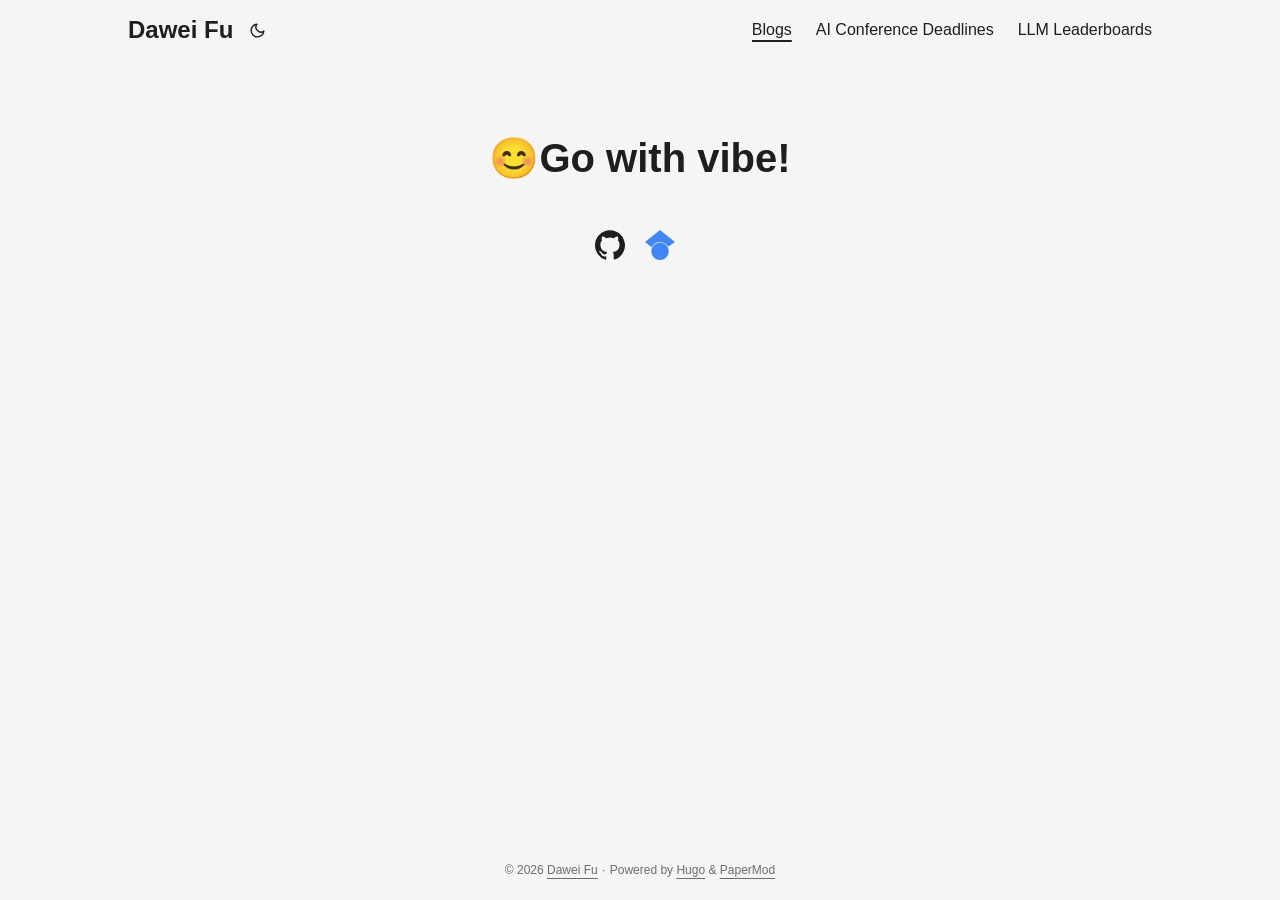
<file: index.html>
<!doctype html><html lang=en dir=auto data-theme=auto><head><meta name=generator content="Hugo 0.165.0"><meta charset=utf-8><meta http-equiv=X-UA-Compatible content="IE=edge"><meta name=viewport content="width=device-width,initial-scale=1,shrink-to-fit=no"><meta name=robots content="index, follow"><title>Dawei Fu</title><meta name=description content="Personal website of Dawei Fu"><meta name=author content="Dawei Fu"><link rel=canonical href=https://PKUfudawei.github.io/><link crossorigin=anonymous href=/assets/css/stylesheet.4040cadfc4c67e647e33c4c0cf7ea6ccab07c4e0d6c73d91434503ce62309fb0.css integrity="sha256-QEDK38TGfmR+M8TAz36mzKsHxODWxz2RQ0UDzmIwn7A=" rel="preload stylesheet" as=style><link rel=icon href=https://PKUfudawei.github.io/favicon.ico><link rel=icon type=image/png sizes=16x16 href=https://PKUfudawei.github.io/favicon-16x16.png><link rel=icon type=image/png sizes=32x32 href=https://PKUfudawei.github.io/favicon-32x32.png><link rel=apple-touch-icon href=https://PKUfudawei.github.io/apple-touch-icon.png><link rel=mask-icon href=https://PKUfudawei.github.io/safari-pinned-tab.svg><meta name=theme-color content="#2e2e33"><meta name=msapplication-TileColor content="#2e2e33"><link rel=alternate type=application/rss+xml href=https://PKUfudawei.github.io/index.xml title=rss><link rel=alternate hreflang=en href=https://PKUfudawei.github.io/><noscript><style>#theme-toggle,.top-link{display:none}</style><style>@media(prefers-color-scheme:dark){:root{--theme:rgb(29, 30, 32);--entry:rgb(46, 46, 51);--primary:rgb(218, 218, 219);--secondary:rgb(155, 156, 157);--tertiary:rgb(65, 66, 68);--content:rgb(196, 196, 197);--code-block-bg:rgb(46, 46, 51);--code-bg:rgb(55, 56, 62);--border:rgb(51, 51, 51);color-scheme:dark}.list{background:var(--theme)}.toc{background:var(--entry)}}</style></noscript><script>localStorage.getItem("pref-theme")==="dark"?document.querySelector("html").dataset.theme="dark":localStorage.getItem("pref-theme")==="light"?document.querySelector("html").dataset.theme="light":window.matchMedia("(prefers-color-scheme: dark)").matches?document.querySelector("html").dataset.theme="dark":document.querySelector("html").dataset.theme="light"</script><meta property="og:url" content="https://PKUfudawei.github.io/"><meta property="og:site_name" content="Dawei Fu"><meta property="og:title" content="Dawei Fu"><meta property="og:description" content="Personal website of Dawei Fu"><meta property="og:locale" content="en_US"><meta property="og:type" content="website"><meta name=twitter:card content="summary"><meta name=twitter:title content="Dawei Fu"><meta name=twitter:description content="Personal website of Dawei Fu"><script type=application/ld+json>{"@context":"https://schema.org","@type":"Organization","name":"Dawei Fu","url":"https://PKUfudawei.github.io/","description":"Personal website of Dawei Fu","logo":"https://PKUfudawei.github.io/favicon.ico","sameAs":["https://github.com/PKUfudawei","https://scholar.google.com/citations?user=87YQFMQAAAAJ\u0026hl=en"]}</script></head><body class=list id=top><header class=header><nav class=header-nav><div class=logo><a href=https://PKUfudawei.github.io/ accesskey=h title="Dawei Fu (Alt + H)">Dawei Fu</a><div class=logo-switches><button id=theme-toggle class=theme-toggle accesskey=t title="(Alt + T)" aria-label="Toggle theme">
<svg class="moon" width="17" height="17" viewBox="0 0 24 24" fill="none" stroke="currentColor" stroke-width="2" stroke-linecap="round" stroke-linejoin="round"><path d="M21 12.79A9 9 0 1111.21 3 7 7 0 0021 12.79z"/></svg>
<svg class="sun" width="17" height="17" viewBox="0 0 24 24" fill="none" stroke="currentColor" stroke-width="2" stroke-linecap="round" stroke-linejoin="round"><circle cx="12" cy="12" r="5"/><line x1="12" y1="1" x2="12" y2="3"/><line x1="12" y1="21" x2="12" y2="23"/><line x1="4.22" y1="4.22" x2="5.64" y2="5.64"/><line x1="18.36" y1="18.36" x2="19.78" y2="19.78"/><line x1="1" y1="12" x2="3" y2="12"/><line x1="21" y1="12" x2="23" y2="12"/><line x1="4.22" y1="19.78" x2="5.64" y2="18.36"/><line x1="18.36" y1="5.64" x2="19.78" y2="4.22"/></svg></button></div></div><ul id=menu class=menu><li><a href=https://PKUfudawei.github.io/ title=Blogs><span class=active>Blogs</span></a></li><li><a href=https://PKUfudawei.github.io/ai-conference-due/ title="AI Conference Deadlines"><span>AI Conference Deadlines</span></a></li><li><a href=https://PKUfudawei.github.io/llm-evaluation/ title="LLM Leaderboards"><span>LLM Leaderboards</span></a></li></ul></nav></header><main class=main><article class="first-entry home-info"><header class=entry-header><h1>😊Go with vibe!</h1></header><footer class=entry-footer><div class=social-icons align=center><a href=https://github.com/PKUfudawei target=_blank rel="noopener noreferrer me" title=GitHub><svg viewBox="0 0 24 24" fill="currentColor" aria-hidden="true"><path d="M12 .297c-6.63.0-12 5.373-12 12 0 5.303 3.438 9.8 8.205 11.385.6.113.82-.258.82-.577.0-.285-.01-1.04-.015-2.04-3.338.724-4.042-1.61-4.042-1.61C4.422 18.07 3.633 17.7 3.633 17.7c-1.087-.744.084-.729.084-.729 1.205.084 1.838 1.236 1.838 1.236 1.07 1.835 2.809 1.305 3.495.998.108-.776.417-1.305.76-1.605-2.665-.3-5.466-1.332-5.466-5.93.0-1.31.465-2.38 1.235-3.22-.135-.303-.54-1.523.105-3.176.0.0 1.005-.322 3.3 1.23.96-.267 1.98-.399 3-.405 1.02.006 2.04.138 3 .405 2.28-1.552 3.285-1.23 3.285-1.23.645 1.653.24 2.873.12 3.176.765.84 1.23 1.91 1.23 3.22.0 4.61-2.805 5.625-5.475 5.92.42.36.81 1.096.81 2.22.0 1.606-.015 2.896-.015 3.286.0.315.21.69.825.57C20.565 22.092 24 17.592 24 12.297c0-6.627-5.373-12-12-12"/></svg>
</a><a href="https://scholar.google.com/citations?user=87YQFMQAAAAJ&amp;hl=en" target=_blank rel="noopener noreferrer me" title="Google Scholar"><svg viewBox="0 0 24 24" fill="#4285F4" aria-hidden="true"><path d="M5.242 13.769.0 9.5 12 0l12 9.5-5.242 3.769C17.548 11.249 14.978 9.5 12 9.5c-2.977.0-5.548 1.749-6.758 4.269zM12 10a7 7 0 100 14 7 7 0 000-14z"/></svg></a></div></footer></article></main><footer class=footer><span>&copy; 2026 <a href=https://PKUfudawei.github.io/>Dawei Fu</a></span> ·
<span>Powered by
<a href="https://gohugo.io/?utm_source=papermod" rel=noopener target=_blank>Hugo</a> &
<a href=https://github.com/adityatelange/hugo-PaperMod/ rel=noopener target=_blank>PaperMod</a></span></footer><a href=#top id=top-link class="top-link hidden" aria-label="go to top" title="Go to Top (Alt + G)" accesskey=g><svg viewBox="0 0 24 24" fill="none" stroke="currentColor" stroke-width="2" stroke-linecap="round" stroke-linejoin="round" class="feather feather-chevrons-up"><polyline points="17 11 12 6 7 11"/><polyline points="17 18 12 13 7 18"/></svg>
</a><script>let menu=document.getElementById("menu");if(menu){const e=localStorage.getItem("menu-scroll-position");e&&(menu.scrollLeft=parseInt(e,10)),menu.onscroll=function(){localStorage.setItem("menu-scroll-position",menu.scrollLeft)}}document.querySelectorAll('a[href^="#"]').forEach(e=>{e.addEventListener("click",function(e){e.preventDefault();var t=this.getAttribute("href").substr(1);window.matchMedia("(prefers-reduced-motion: reduce)").matches?document.querySelector(`[id='${decodeURIComponent(t)}']`).scrollIntoView():document.querySelector(`[id='${decodeURIComponent(t)}']`).scrollIntoView({behavior:"smooth"}),t==="top"?history.replaceState(null,null," "):history.pushState(null,null,`#${t}`)})})</script><script>var toplink=document.getElementById("top-link");window.onscroll=function(){const e=window.innerHeight;document.body.scrollTop>e||document.documentElement.scrollTop>e?toplink.classList.remove("hidden"):toplink.classList.add("hidden")}</script><script>document.getElementById("theme-toggle").addEventListener("click",()=>{const e=document.querySelector("html");e.dataset.theme==="dark"?(e.dataset.theme="light",localStorage.setItem("pref-theme","light")):(e.dataset.theme="dark",localStorage.setItem("pref-theme","dark"))})</script></body></html>
</file>
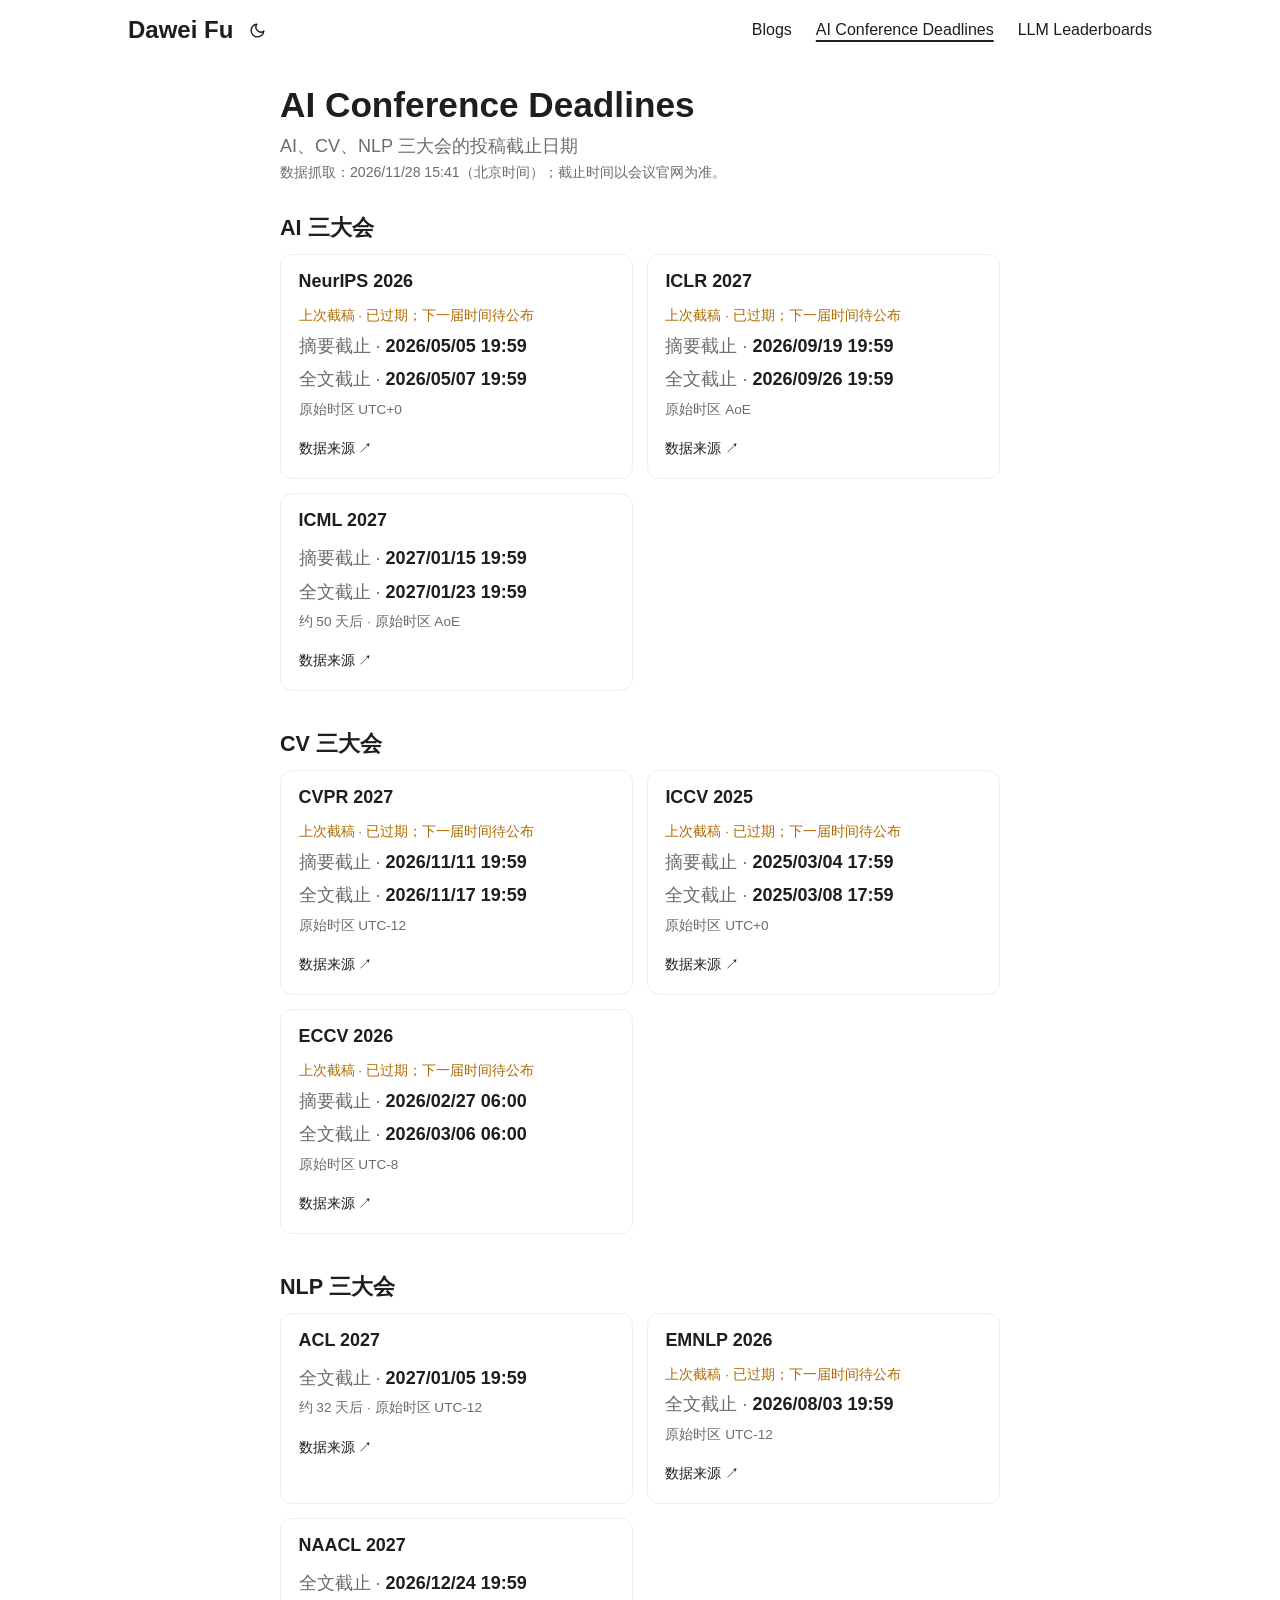
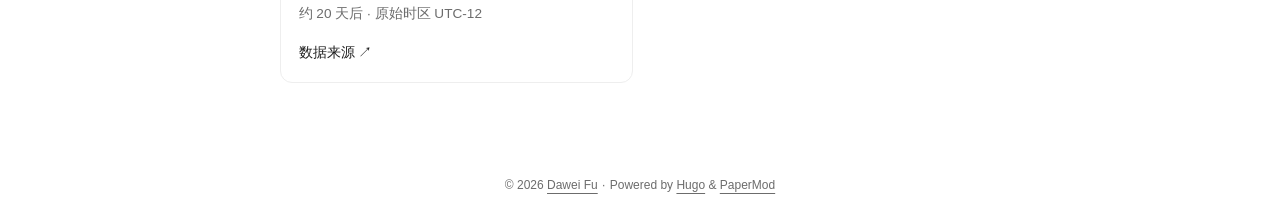
<file: ai-conference-due/index.html>
<!doctype html><html lang=en dir=auto data-theme=auto><head><meta charset=utf-8><meta http-equiv=X-UA-Compatible content="IE=edge"><meta name=viewport content="width=device-width,initial-scale=1,shrink-to-fit=no"><meta name=robots content="index, follow"><title>AI Conference Deadlines | Dawei Fu</title><meta name=keywords content><meta name=description content="AI、CV、NLP 三大会的投稿截止日期"><meta name=author content="Dawei Fu"><link rel=canonical href=https://PKUfudawei.github.io/ai-conference-due/><link crossorigin=anonymous href=/assets/css/stylesheet.4040cadfc4c67e647e33c4c0cf7ea6ccab07c4e0d6c73d91434503ce62309fb0.css integrity="sha256-QEDK38TGfmR+M8TAz36mzKsHxODWxz2RQ0UDzmIwn7A=" rel="preload stylesheet" as=style><link rel=icon href=https://PKUfudawei.github.io/favicon.ico><link rel=icon type=image/png sizes=16x16 href=https://PKUfudawei.github.io/favicon-16x16.png><link rel=icon type=image/png sizes=32x32 href=https://PKUfudawei.github.io/favicon-32x32.png><link rel=apple-touch-icon href=https://PKUfudawei.github.io/apple-touch-icon.png><link rel=mask-icon href=https://PKUfudawei.github.io/safari-pinned-tab.svg><meta name=theme-color content="#2e2e33"><meta name=msapplication-TileColor content="#2e2e33"><link rel=alternate hreflang=en href=https://PKUfudawei.github.io/ai-conference-due/><noscript><style>#theme-toggle,.top-link{display:none}</style><style>@media(prefers-color-scheme:dark){:root{--theme:rgb(29, 30, 32);--entry:rgb(46, 46, 51);--primary:rgb(218, 218, 219);--secondary:rgb(155, 156, 157);--tertiary:rgb(65, 66, 68);--content:rgb(196, 196, 197);--code-block-bg:rgb(46, 46, 51);--code-bg:rgb(55, 56, 62);--border:rgb(51, 51, 51);color-scheme:dark}.list{background:var(--theme)}.toc{background:var(--entry)}}</style></noscript><script>localStorage.getItem("pref-theme")==="dark"?document.querySelector("html").dataset.theme="dark":localStorage.getItem("pref-theme")==="light"?document.querySelector("html").dataset.theme="light":window.matchMedia("(prefers-color-scheme: dark)").matches?document.querySelector("html").dataset.theme="dark":document.querySelector("html").dataset.theme="light"</script><meta property="og:url" content="https://PKUfudawei.github.io/ai-conference-due/"><meta property="og:site_name" content="Dawei Fu"><meta property="og:title" content="AI Conference Deadlines"><meta property="og:description" content="AI、CV、NLP 三大会的投稿截止日期"><meta property="og:locale" content="en_US"><meta property="og:type" content="article"><meta name=twitter:card content="summary"><meta name=twitter:title content="AI Conference Deadlines"><meta name=twitter:description content="AI、CV、NLP 三大会的投稿截止日期"><script type=application/ld+json>{"@context":"https://schema.org","@type":"BreadcrumbList","itemListElement":[{"@type":"ListItem","position":1,"name":"AI Conference Deadlines","item":"https://PKUfudawei.github.io/ai-conference-due/"}]}</script><script type=application/ld+json>{"@context":"https://schema.org","@type":"BlogPosting","headline":"AI Conference Deadlines","name":"AI Conference Deadlines","description":"AI、CV、NLP 三大会的投稿截止日期","keywords":[],"articleBody":"","wordCount":"0","inLanguage":"en","datePublished":"0001-01-01T00:00:00Z","dateModified":"0001-01-01T00:00:00Z","author":{"@type":"Person","name":"Dawei Fu"},"mainEntityOfPage":{"@type":"WebPage","@id":"https://PKUfudawei.github.io/ai-conference-due/"},"publisher":{"@type":"Organization","name":"Dawei Fu","logo":{"@type":"ImageObject","url":"https://PKUfudawei.github.io/favicon.ico"}}}</script></head><body id=top><header class=header><nav class=header-nav><div class=logo><a href=https://PKUfudawei.github.io/ accesskey=h title="Dawei Fu (Alt + H)">Dawei Fu</a><div class=logo-switches><button id=theme-toggle class=theme-toggle accesskey=t title="(Alt + T)" aria-label="Toggle theme">
<svg class="moon" width="17" height="17" viewBox="0 0 24 24" fill="none" stroke="currentColor" stroke-width="2" stroke-linecap="round" stroke-linejoin="round"><path d="M21 12.79A9 9 0 1111.21 3 7 7 0 0021 12.79z"/></svg>
<svg class="sun" width="17" height="17" viewBox="0 0 24 24" fill="none" stroke="currentColor" stroke-width="2" stroke-linecap="round" stroke-linejoin="round"><circle cx="12" cy="12" r="5"/><line x1="12" y1="1" x2="12" y2="3"/><line x1="12" y1="21" x2="12" y2="23"/><line x1="4.22" y1="4.22" x2="5.64" y2="5.64"/><line x1="18.36" y1="18.36" x2="19.78" y2="19.78"/><line x1="1" y1="12" x2="3" y2="12"/><line x1="21" y1="12" x2="23" y2="12"/><line x1="4.22" y1="19.78" x2="5.64" y2="18.36"/><line x1="18.36" y1="5.64" x2="19.78" y2="4.22"/></svg></button></div></div><ul id=menu class=menu><li><a href=https://PKUfudawei.github.io/ title=Blogs><span>Blogs</span></a></li><li><a href=https://PKUfudawei.github.io/ai-conference-due/ title="AI Conference Deadlines"><span class=active>AI Conference Deadlines</span></a></li><li><a href=https://PKUfudawei.github.io/llm-evaluation/ title="LLM Leaderboards"><span>LLM Leaderboards</span></a></li></ul></nav></header><main class=main><article class=dashboard data-dashboard=conferences><header class=dashboard-header><h1>AI Conference Deadlines</h1><p>AI、CV、NLP 三大会的投稿截止日期</p></header><p class=dashboard-update id=dashboard-update aria-live=polite>正在加载数据…</p><div id=dashboard-content></div></article><script src="/js/dashboard.js?v=e4d58ec79857173404f3ea6fcfb7f08a" defer></script></main><footer class=footer><span>&copy; 2026 <a href=https://PKUfudawei.github.io/>Dawei Fu</a></span> ·
<span>Powered by
<a href="https://gohugo.io/?utm_source=papermod" rel=noopener target=_blank>Hugo</a> &
<a href=https://github.com/adityatelange/hugo-PaperMod/ rel=noopener target=_blank>PaperMod</a></span></footer><a href=#top id=top-link class="top-link hidden" aria-label="go to top" title="Go to Top (Alt + G)" accesskey=g><svg viewBox="0 0 24 24" fill="none" stroke="currentColor" stroke-width="2" stroke-linecap="round" stroke-linejoin="round" class="feather feather-chevrons-up"><polyline points="17 11 12 6 7 11"/><polyline points="17 18 12 13 7 18"/></svg>
</a><script>let menu=document.getElementById("menu");if(menu){const e=localStorage.getItem("menu-scroll-position");e&&(menu.scrollLeft=parseInt(e,10)),menu.onscroll=function(){localStorage.setItem("menu-scroll-position",menu.scrollLeft)}}document.querySelectorAll('a[href^="#"]').forEach(e=>{e.addEventListener("click",function(e){e.preventDefault();var t=this.getAttribute("href").substr(1);window.matchMedia("(prefers-reduced-motion: reduce)").matches?document.querySelector(`[id='${decodeURIComponent(t)}']`).scrollIntoView():document.querySelector(`[id='${decodeURIComponent(t)}']`).scrollIntoView({behavior:"smooth"}),t==="top"?history.replaceState(null,null," "):history.pushState(null,null,`#${t}`)})})</script><script>var toplink=document.getElementById("top-link");window.onscroll=function(){const e=window.innerHeight;document.body.scrollTop>e||document.documentElement.scrollTop>e?toplink.classList.remove("hidden"):toplink.classList.add("hidden")}</script><script>document.getElementById("theme-toggle").addEventListener("click",()=>{const e=document.querySelector("html");e.dataset.theme==="dark"?(e.dataset.theme="light",localStorage.setItem("pref-theme","light")):(e.dataset.theme="dark",localStorage.setItem("pref-theme","dark"))})</script><script>document.querySelectorAll("pre > code").forEach(e=>{const n=e.parentNode.parentNode,t=document.createElement("button");t.classList.add("copy-code"),t.innerHTML="copy";function s(){t.innerHTML="copied!",setTimeout(()=>{t.innerHTML="copy"},2e3)}t.addEventListener("click",t=>{if("clipboard"in navigator){navigator.clipboard.writeText(e.textContent),s();return}const n=document.createRange();n.selectNodeContents(e);const o=window.getSelection();o.removeAllRanges(),o.addRange(n);try{document.execCommand("copy"),s()}catch{}o.removeRange(n)}),n.classList.contains("highlight")?n.appendChild(t):n.parentNode.firstChild==n||(e.parentNode.parentNode.parentNode.parentNode.parentNode.nodeName=="TABLE"?e.parentNode.parentNode.parentNode.parentNode.parentNode.appendChild(t):e.parentNode.appendChild(t))})</script></body></html>
</file>
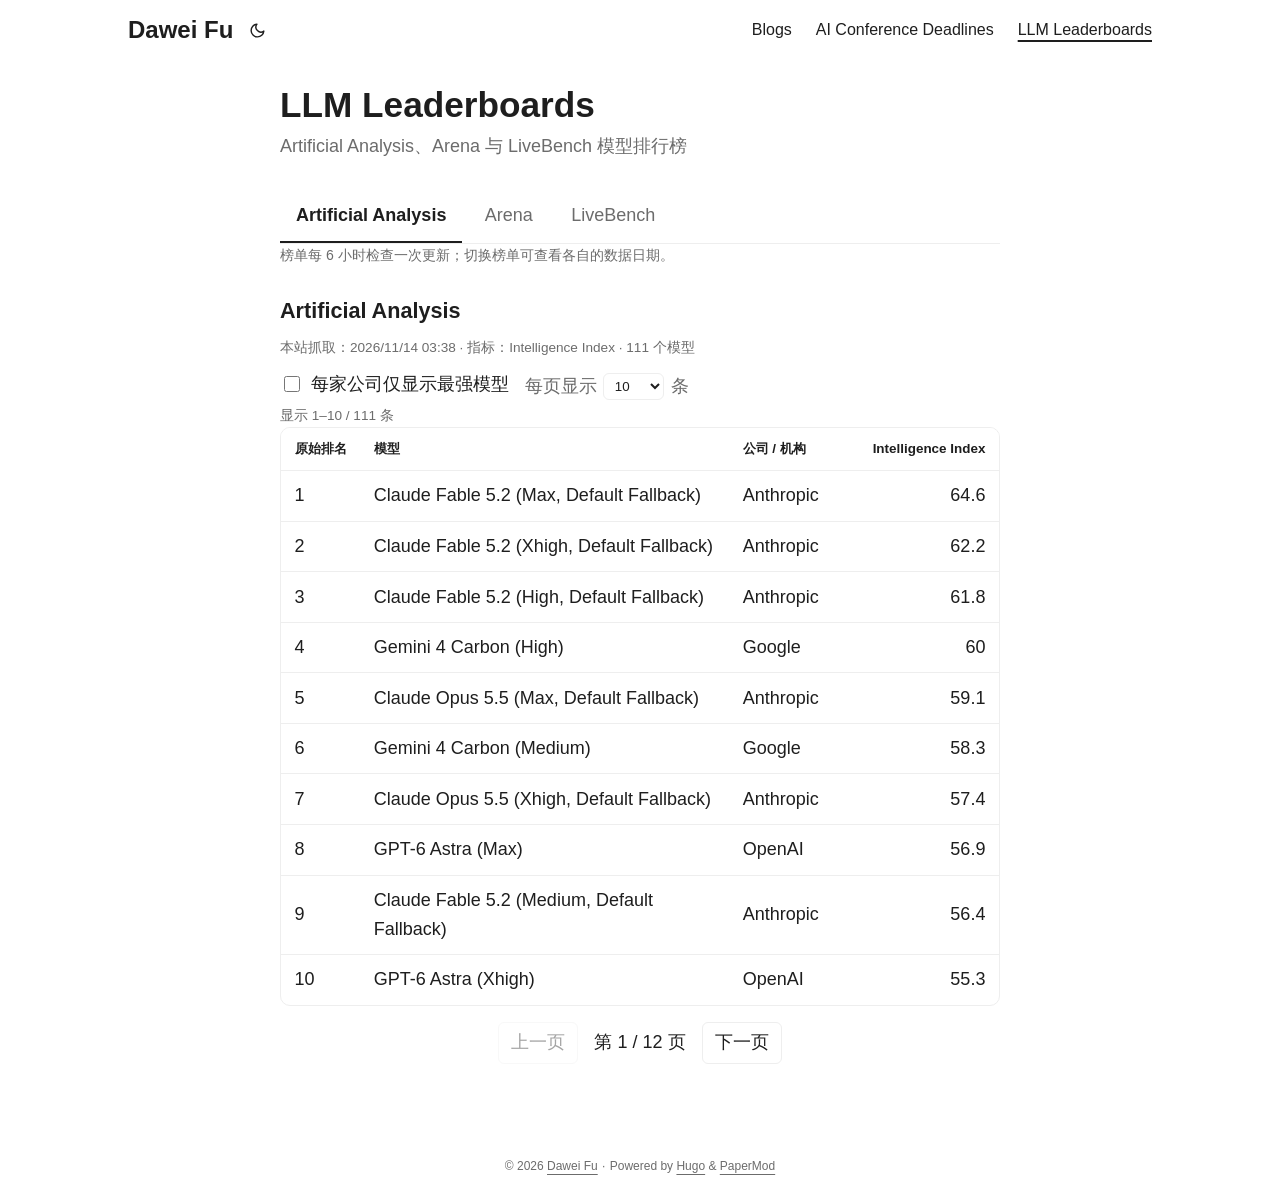
<file: llm-evaluation/index.html>
<!doctype html><html lang=en dir=auto data-theme=auto><head><meta charset=utf-8><meta http-equiv=X-UA-Compatible content="IE=edge"><meta name=viewport content="width=device-width,initial-scale=1,shrink-to-fit=no"><meta name=robots content="index, follow"><title>LLM Leaderboards | Dawei Fu</title><meta name=keywords content><meta name=description content="Artificial Analysis、Arena 与 LiveBench 模型排行榜"><meta name=author content="Dawei Fu"><link rel=canonical href=https://PKUfudawei.github.io/llm-evaluation/><link crossorigin=anonymous href=/assets/css/stylesheet.4040cadfc4c67e647e33c4c0cf7ea6ccab07c4e0d6c73d91434503ce62309fb0.css integrity="sha256-QEDK38TGfmR+M8TAz36mzKsHxODWxz2RQ0UDzmIwn7A=" rel="preload stylesheet" as=style><link rel=icon href=https://PKUfudawei.github.io/favicon.ico><link rel=icon type=image/png sizes=16x16 href=https://PKUfudawei.github.io/favicon-16x16.png><link rel=icon type=image/png sizes=32x32 href=https://PKUfudawei.github.io/favicon-32x32.png><link rel=apple-touch-icon href=https://PKUfudawei.github.io/apple-touch-icon.png><link rel=mask-icon href=https://PKUfudawei.github.io/safari-pinned-tab.svg><meta name=theme-color content="#2e2e33"><meta name=msapplication-TileColor content="#2e2e33"><link rel=alternate hreflang=en href=https://PKUfudawei.github.io/llm-evaluation/><noscript><style>#theme-toggle,.top-link{display:none}</style><style>@media(prefers-color-scheme:dark){:root{--theme:rgb(29, 30, 32);--entry:rgb(46, 46, 51);--primary:rgb(218, 218, 219);--secondary:rgb(155, 156, 157);--tertiary:rgb(65, 66, 68);--content:rgb(196, 196, 197);--code-block-bg:rgb(46, 46, 51);--code-bg:rgb(55, 56, 62);--border:rgb(51, 51, 51);color-scheme:dark}.list{background:var(--theme)}.toc{background:var(--entry)}}</style></noscript><script>localStorage.getItem("pref-theme")==="dark"?document.querySelector("html").dataset.theme="dark":localStorage.getItem("pref-theme")==="light"?document.querySelector("html").dataset.theme="light":window.matchMedia("(prefers-color-scheme: dark)").matches?document.querySelector("html").dataset.theme="dark":document.querySelector("html").dataset.theme="light"</script><meta property="og:url" content="https://PKUfudawei.github.io/llm-evaluation/"><meta property="og:site_name" content="Dawei Fu"><meta property="og:title" content="LLM Leaderboards"><meta property="og:description" content="Artificial Analysis、Arena 与 LiveBench 模型排行榜"><meta property="og:locale" content="en_US"><meta property="og:type" content="article"><meta name=twitter:card content="summary"><meta name=twitter:title content="LLM Leaderboards"><meta name=twitter:description content="Artificial Analysis、Arena 与 LiveBench 模型排行榜"><script type=application/ld+json>{"@context":"https://schema.org","@type":"BreadcrumbList","itemListElement":[{"@type":"ListItem","position":1,"name":"LLM Leaderboards","item":"https://PKUfudawei.github.io/llm-evaluation/"}]}</script><script type=application/ld+json>{"@context":"https://schema.org","@type":"BlogPosting","headline":"LLM Leaderboards","name":"LLM Leaderboards","description":"Artificial Analysis、Arena 与 LiveBench 模型排行榜","keywords":[],"articleBody":"","wordCount":"0","inLanguage":"en","datePublished":"0001-01-01T00:00:00Z","dateModified":"0001-01-01T00:00:00Z","author":{"@type":"Person","name":"Dawei Fu"},"mainEntityOfPage":{"@type":"WebPage","@id":"https://PKUfudawei.github.io/llm-evaluation/"},"publisher":{"@type":"Organization","name":"Dawei Fu","logo":{"@type":"ImageObject","url":"https://PKUfudawei.github.io/favicon.ico"}}}</script></head><body id=top><header class=header><nav class=header-nav><div class=logo><a href=https://PKUfudawei.github.io/ accesskey=h title="Dawei Fu (Alt + H)">Dawei Fu</a><div class=logo-switches><button id=theme-toggle class=theme-toggle accesskey=t title="(Alt + T)" aria-label="Toggle theme">
<svg class="moon" width="17" height="17" viewBox="0 0 24 24" fill="none" stroke="currentColor" stroke-width="2" stroke-linecap="round" stroke-linejoin="round"><path d="M21 12.79A9 9 0 1111.21 3 7 7 0 0021 12.79z"/></svg>
<svg class="sun" width="17" height="17" viewBox="0 0 24 24" fill="none" stroke="currentColor" stroke-width="2" stroke-linecap="round" stroke-linejoin="round"><circle cx="12" cy="12" r="5"/><line x1="12" y1="1" x2="12" y2="3"/><line x1="12" y1="21" x2="12" y2="23"/><line x1="4.22" y1="4.22" x2="5.64" y2="5.64"/><line x1="18.36" y1="18.36" x2="19.78" y2="19.78"/><line x1="1" y1="12" x2="3" y2="12"/><line x1="21" y1="12" x2="23" y2="12"/><line x1="4.22" y1="19.78" x2="5.64" y2="18.36"/><line x1="18.36" y1="5.64" x2="19.78" y2="4.22"/></svg></button></div></div><ul id=menu class=menu><li><a href=https://PKUfudawei.github.io/ title=Blogs><span>Blogs</span></a></li><li><a href=https://PKUfudawei.github.io/ai-conference-due/ title="AI Conference Deadlines"><span>AI Conference Deadlines</span></a></li><li><a href=https://PKUfudawei.github.io/llm-evaluation/ title="LLM Leaderboards"><span class=active>LLM Leaderboards</span></a></li></ul></nav></header><main class=main><article class=dashboard data-dashboard=leaderboards><header class=dashboard-header><h1>LLM Leaderboards</h1><p>Artificial Analysis、Arena 与 LiveBench 模型排行榜</p></header><p class=dashboard-update id=dashboard-update aria-live=polite>正在加载数据…</p><div id=dashboard-content></div></article><script src="/js/dashboard.js?v=e4d58ec79857173404f3ea6fcfb7f08a" defer></script></main><footer class=footer><span>&copy; 2026 <a href=https://PKUfudawei.github.io/>Dawei Fu</a></span> ·
<span>Powered by
<a href="https://gohugo.io/?utm_source=papermod" rel=noopener target=_blank>Hugo</a> &
<a href=https://github.com/adityatelange/hugo-PaperMod/ rel=noopener target=_blank>PaperMod</a></span></footer><a href=#top id=top-link class="top-link hidden" aria-label="go to top" title="Go to Top (Alt + G)" accesskey=g><svg viewBox="0 0 24 24" fill="none" stroke="currentColor" stroke-width="2" stroke-linecap="round" stroke-linejoin="round" class="feather feather-chevrons-up"><polyline points="17 11 12 6 7 11"/><polyline points="17 18 12 13 7 18"/></svg>
</a><script>let menu=document.getElementById("menu");if(menu){const e=localStorage.getItem("menu-scroll-position");e&&(menu.scrollLeft=parseInt(e,10)),menu.onscroll=function(){localStorage.setItem("menu-scroll-position",menu.scrollLeft)}}document.querySelectorAll('a[href^="#"]').forEach(e=>{e.addEventListener("click",function(e){e.preventDefault();var t=this.getAttribute("href").substr(1);window.matchMedia("(prefers-reduced-motion: reduce)").matches?document.querySelector(`[id='${decodeURIComponent(t)}']`).scrollIntoView():document.querySelector(`[id='${decodeURIComponent(t)}']`).scrollIntoView({behavior:"smooth"}),t==="top"?history.replaceState(null,null," "):history.pushState(null,null,`#${t}`)})})</script><script>var toplink=document.getElementById("top-link");window.onscroll=function(){const e=window.innerHeight;document.body.scrollTop>e||document.documentElement.scrollTop>e?toplink.classList.remove("hidden"):toplink.classList.add("hidden")}</script><script>document.getElementById("theme-toggle").addEventListener("click",()=>{const e=document.querySelector("html");e.dataset.theme==="dark"?(e.dataset.theme="light",localStorage.setItem("pref-theme","light")):(e.dataset.theme="dark",localStorage.setItem("pref-theme","dark"))})</script><script>document.querySelectorAll("pre > code").forEach(e=>{const n=e.parentNode.parentNode,t=document.createElement("button");t.classList.add("copy-code"),t.innerHTML="copy";function s(){t.innerHTML="copied!",setTimeout(()=>{t.innerHTML="copy"},2e3)}t.addEventListener("click",t=>{if("clipboard"in navigator){navigator.clipboard.writeText(e.textContent),s();return}const n=document.createRange();n.selectNodeContents(e);const o=window.getSelection();o.removeAllRanges(),o.addRange(n);try{document.execCommand("copy"),s()}catch{}o.removeRange(n)}),n.classList.contains("highlight")?n.appendChild(t):n.parentNode.firstChild==n||(e.parentNode.parentNode.parentNode.parentNode.parentNode.nodeName=="TABLE"?e.parentNode.parentNode.parentNode.parentNode.parentNode.appendChild(t):e.parentNode.appendChild(t))})</script></body></html>
</file>
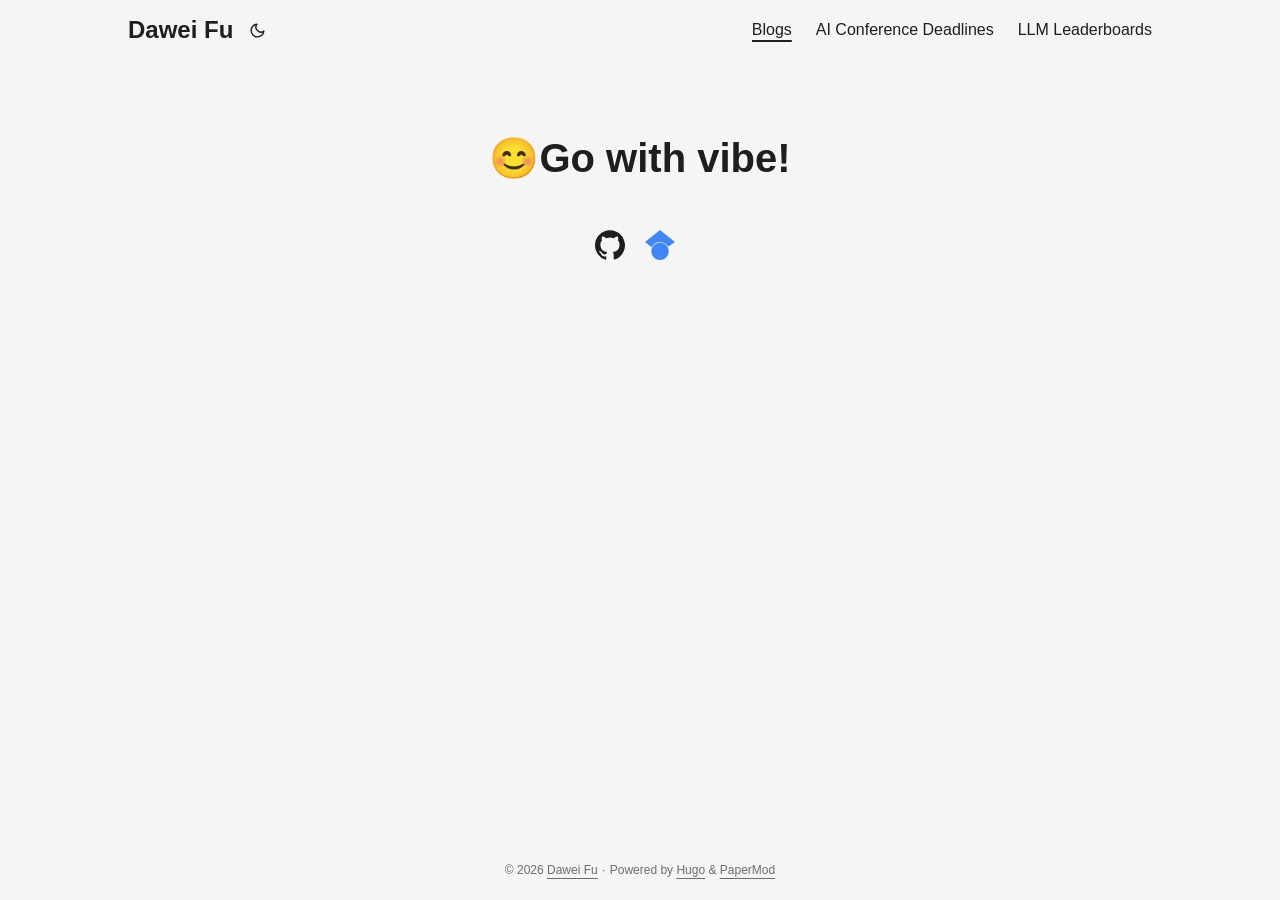
<file: page/1/index.html>
<!doctype html><html lang=en-US><head><title>https://PKUfudawei.github.io/</title><link rel=canonical href=https://PKUfudawei.github.io/><meta charset=utf-8><meta http-equiv=refresh content="0; url=https://PKUfudawei.github.io/"></head></html>
</file>
